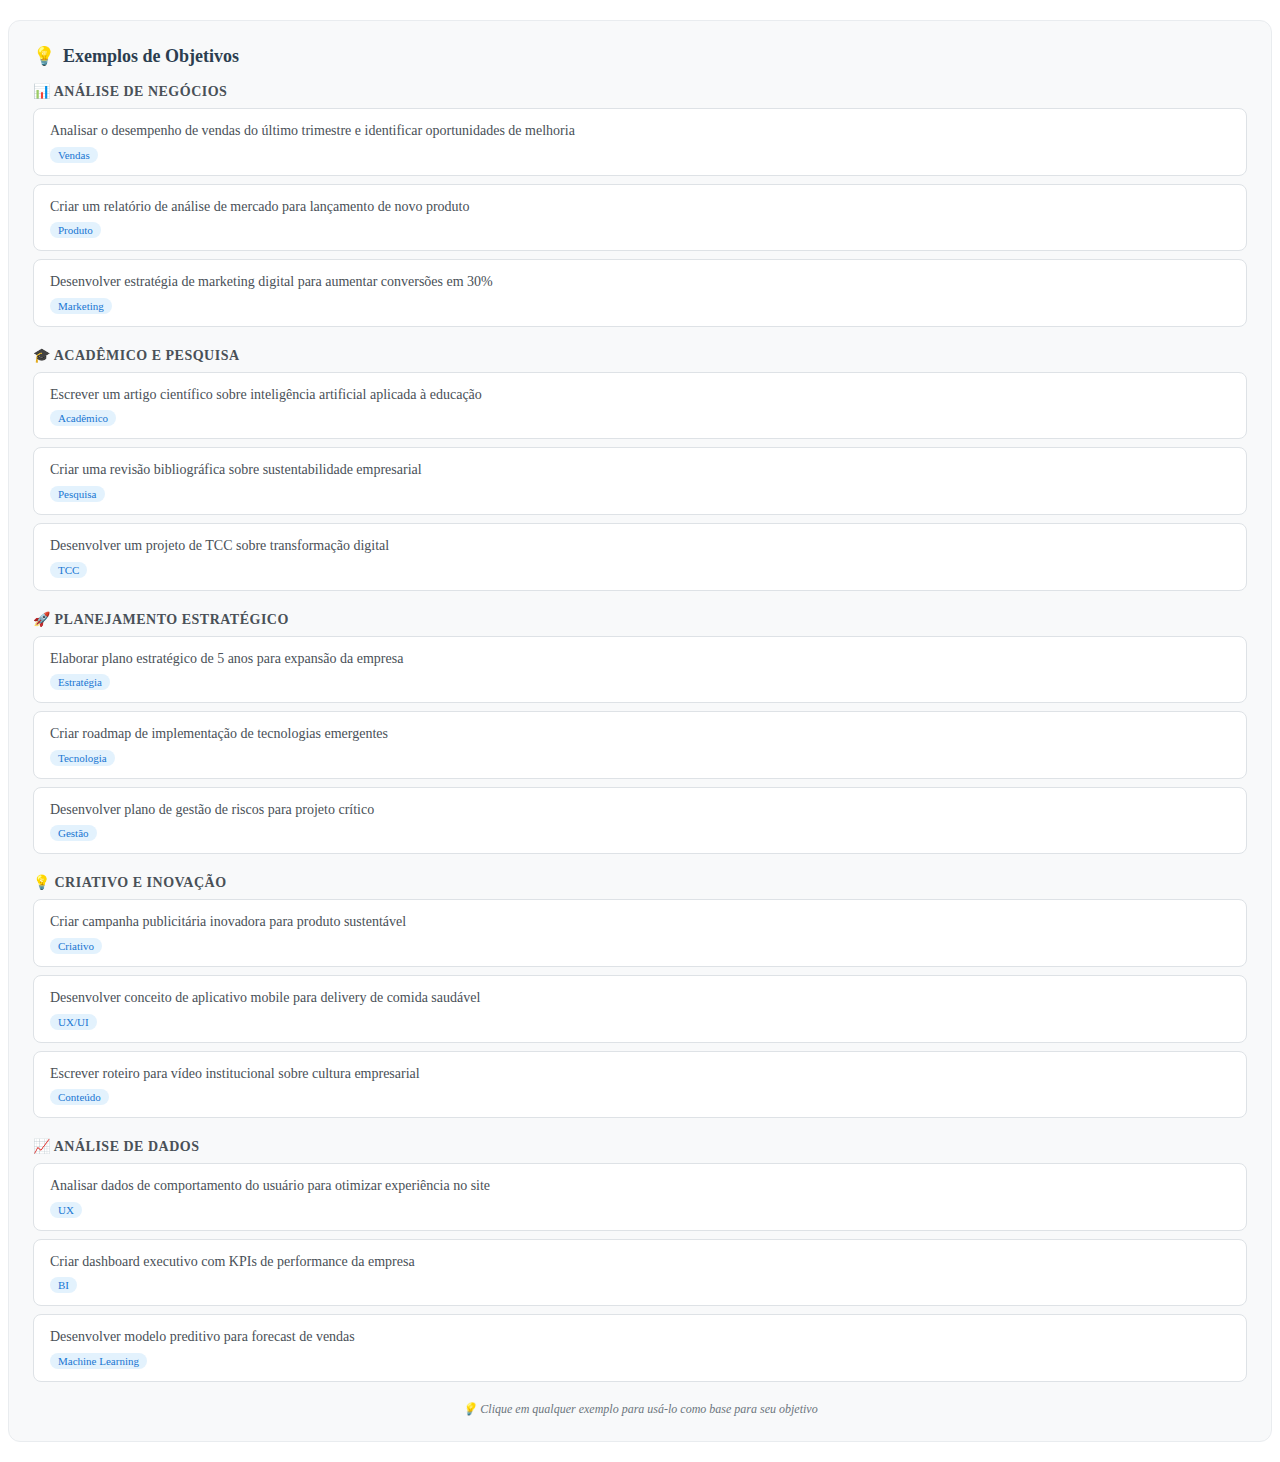
<file: templates/exemplos_objetivos_ui.html>
<!DOCTYPE html>
<html lang="pt-BR">
<head>
    <meta charset="UTF-8">
    <meta name="viewport" content="width=device-width, initial-scale=1.0">
    <title>Exemplos de Objetivos - Mangaba.AI</title>
    <style>
        .examples-container {
            background: #f8f9fa;
            border-radius: 12px;
            padding: 24px;
            margin: 20px 0;
            border: 1px solid #e9ecef;
        }
        .examples-title {
            font-size: 18px;
            font-weight: 600;
            color: #2c3e50;
            margin-bottom: 16px;
            display: flex;
            align-items: center;
        }
        .examples-title::before {
            content: "💡";
            margin-right: 8px;
        }
        .example-category {
            margin-bottom: 20px;
        }
        .category-title {
            font-size: 14px;
            font-weight: 600;
            color: #495057;
            margin-bottom: 8px;
            text-transform: uppercase;
            letter-spacing: 0.5px;
        }
        .example-item {
            background: white;
            border: 1px solid #dee2e6;
            border-radius: 8px;
            padding: 12px 16px;
            margin-bottom: 8px;
            cursor: pointer;
            transition: all 0.2s ease;
            position: relative;
        }
        .example-item:hover {
            border-color: #007bff;
            box-shadow: 0 2px 8px rgba(0, 123, 255, 0.1);
            transform: translateY(-1px);
        }
        .example-text {
            font-size: 14px;
            color: #495057;
            line-height: 1.4;
        }
        .example-tag {
            display: inline-block;
            background: #e3f2fd;
            color: #1976d2;
            font-size: 11px;
            padding: 2px 8px;
            border-radius: 12px;
            margin-top: 6px;
            font-weight: 500;
        }
        .click-hint {
            font-size: 12px;
            color: #6c757d;
            text-align: center;
            margin-top: 16px;
            font-style: italic;
        }
    </style>
</head>
<body>
    <div class="examples-container">
        <div class="examples-title">
            Exemplos de Objetivos
        </div>
        
        <div class="example-category">
            <div class="category-title">📊 Análise de Negócios</div>
            <div class="example-item" onclick="selectExample(this)">
                <div class="example-text">Analisar o desempenho de vendas do último trimestre e identificar oportunidades de melhoria</div>
                <span class="example-tag">Vendas</span>
            </div>
            <div class="example-item" onclick="selectExample(this)">
                <div class="example-text">Criar um relatório de análise de mercado para lançamento de novo produto</div>
                <span class="example-tag">Produto</span>
            </div>
            <div class="example-item" onclick="selectExample(this)">
                <div class="example-text">Desenvolver estratégia de marketing digital para aumentar conversões em 30%</div>
                <span class="example-tag">Marketing</span>
            </div>
        </div>

        <div class="example-category">
            <div class="category-title">🎓 Acadêmico e Pesquisa</div>
            <div class="example-item" onclick="selectExample(this)">
                <div class="example-text">Escrever um artigo científico sobre inteligência artificial aplicada à educação</div>
                <span class="example-tag">Acadêmico</span>
            </div>
            <div class="example-item" onclick="selectExample(this)">
                <div class="example-text">Criar uma revisão bibliográfica sobre sustentabilidade empresarial</div>
                <span class="example-tag">Pesquisa</span>
            </div>
            <div class="example-item" onclick="selectExample(this)">
                <div class="example-text">Desenvolver um projeto de TCC sobre transformação digital</div>
                <span class="example-tag">TCC</span>
            </div>
        </div>

        <div class="example-category">
            <div class="category-title">🚀 Planejamento Estratégico</div>
            <div class="example-item" onclick="selectExample(this)">
                <div class="example-text">Elaborar plano estratégico de 5 anos para expansão da empresa</div>
                <span class="example-tag">Estratégia</span>
            </div>
            <div class="example-item" onclick="selectExample(this)">
                <div class="example-text">Criar roadmap de implementação de tecnologias emergentes</div>
                <span class="example-tag">Tecnologia</span>
            </div>
            <div class="example-item" onclick="selectExample(this)">
                <div class="example-text">Desenvolver plano de gestão de riscos para projeto crítico</div>
                <span class="example-tag">Gestão</span>
            </div>
        </div>

        <div class="example-category">
            <div class="category-title">💡 Criativo e Inovação</div>
            <div class="example-item" onclick="selectExample(this)">
                <div class="example-text">Criar campanha publicitária inovadora para produto sustentável</div>
                <span class="example-tag">Criativo</span>
            </div>
            <div class="example-item" onclick="selectExample(this)">
                <div class="example-text">Desenvolver conceito de aplicativo mobile para delivery de comida saudável</div>
                <span class="example-tag">UX/UI</span>
            </div>
            <div class="example-item" onclick="selectExample(this)">
                <div class="example-text">Escrever roteiro para vídeo institucional sobre cultura empresarial</div>
                <span class="example-tag">Conteúdo</span>
            </div>
        </div>

        <div class="example-category">
            <div class="category-title">📈 Análise de Dados</div>
            <div class="example-item" onclick="selectExample(this)">
                <div class="example-text">Analisar dados de comportamento do usuário para otimizar experiência no site</div>
                <span class="example-tag">UX</span>
            </div>
            <div class="example-item" onclick="selectExample(this)">
                <div class="example-text">Criar dashboard executivo com KPIs de performance da empresa</div>
                <span class="example-tag">BI</span>
            </div>
            <div class="example-item" onclick="selectExample(this)">
                <div class="example-text">Desenvolver modelo preditivo para forecast de vendas</div>
                <span class="example-tag">Machine Learning</span>
            </div>
        </div>

        <div class="click-hint">
            💡 Clique em qualquer exemplo para usá-lo como base para seu objetivo
        </div>
    </div>

    <script>
        function selectExample(element) {
            const exampleText = element.querySelector('.example-text').textContent;
            
            // Encontrar o campo de input de objetivo na página
            const objectiveInput = document.querySelector('#objective') || 
                                 document.querySelector('[name="objective"]') || 
                                 document.querySelector('textarea') ||
                                 document.querySelector('input[type="text"]');
            
            if (objectiveInput) {
                objectiveInput.value = exampleText;
                objectiveInput.focus();
                
                // Trigger change event para frameworks como React/Vue
                const event = new Event('input', { bubbles: true });
                objectiveInput.dispatchEvent(event);
                
                // Feedback visual
                element.style.background = '#e8f5e8';
                element.style.borderColor = '#28a745';
                
                setTimeout(() => {
                    element.style.background = 'white';
                    element.style.borderColor = '#dee2e6';
                }, 1000);
                
                // Scroll para o campo de input
                objectiveInput.scrollIntoView({ behavior: 'smooth', block: 'center' });
            } else {
                // Fallback: copiar para clipboard
                navigator.clipboard.writeText(exampleText).then(() => {
                    alert('Exemplo copiado para a área de transferência!');
                });
            }
        }
        
        // Adicionar animação de entrada
        document.addEventListener('DOMContentLoaded', function() {
            const examples = document.querySelectorAll('.example-item');
            examples.forEach((example, index) => {
                example.style.opacity = '0';
                example.style.transform = 'translateY(20px)';
                
                setTimeout(() => {
                    example.style.transition = 'all 0.3s ease';
                    example.style.opacity = '1';
                    example.style.transform = 'translateY(0)';
                }, index * 50);
            });
        });
    </script>
</body>
</html>
</file>
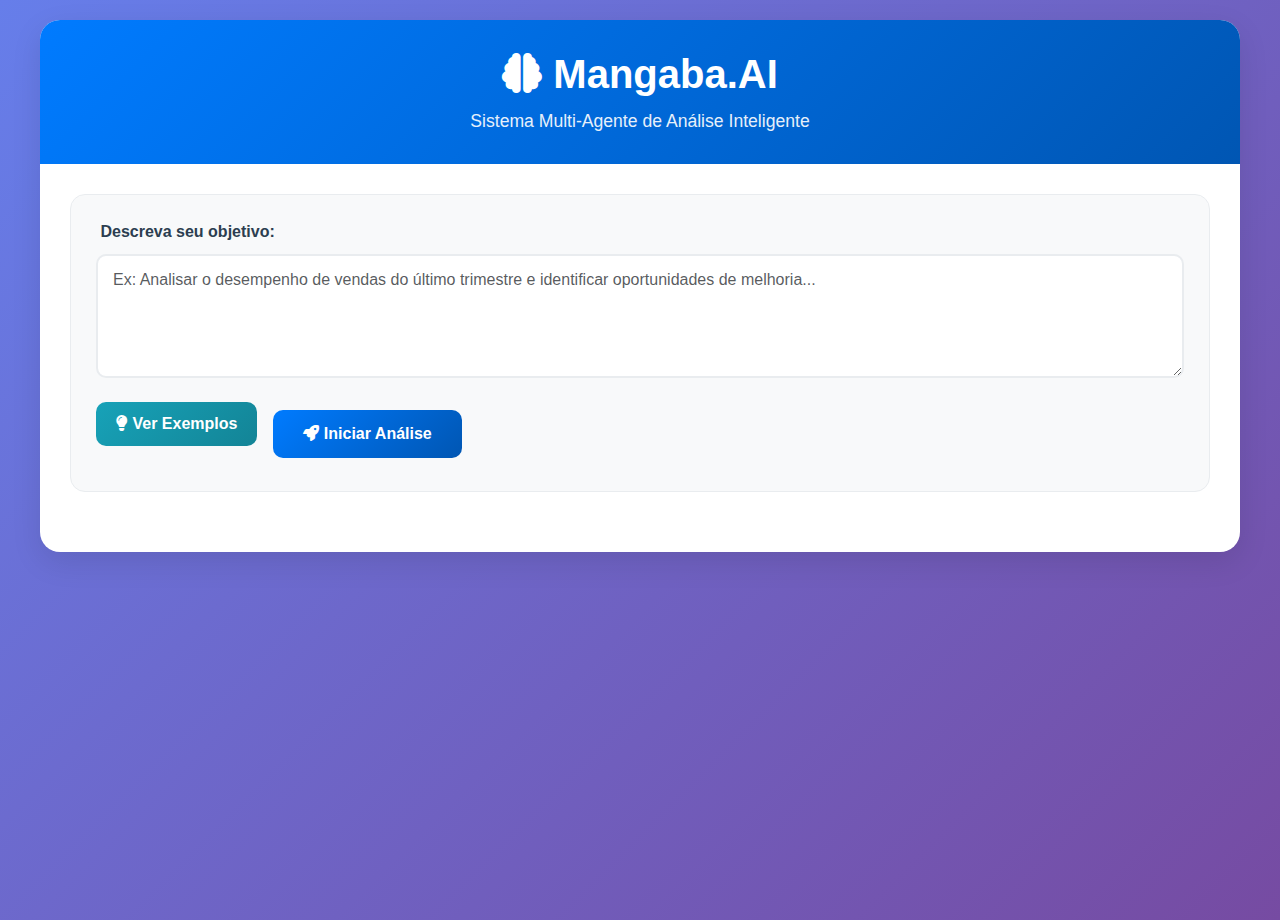
<file: templates/objetivos_com_exemplos.html>
<!DOCTYPE html>
<html lang="pt-BR">
<head>
    <meta charset="UTF-8">
    <meta name="viewport" content="width=device-width, initial-scale=1.0">
    <title>Mangaba.AI - Análise Multi-Agente</title>
    <link href="https://cdn.jsdelivr.net/npm/bootstrap@5.1.3/dist/css/bootstrap.min.css" rel="stylesheet">
    <link href="https://cdnjs.cloudflare.com/ajax/libs/font-awesome/6.0.0/css/all.min.css" rel="stylesheet">
    <style>
        :root {
            --primary-color: #007bff;
            --secondary-color: #6c757d;
            --success-color: #28a745;
            --warning-color: #ffc107;
            --danger-color: #dc3545;
            --light-bg: #f8f9fa;
            --dark-text: #2c3e50;
        }

        body {
            background: linear-gradient(135deg, #667eea 0%, #764ba2 100%);
            min-height: 100vh;
            font-family: 'Segoe UI', Tahoma, Geneva, Verdana, sans-serif;
        }

        .main-container {
            background: white;
            border-radius: 20px;
            box-shadow: 0 10px 30px rgba(0, 0, 0, 0.1);
            margin: 20px auto;
            max-width: 1200px;
            overflow: hidden;
        }

        .header {
            background: linear-gradient(135deg, var(--primary-color) 0%, #0056b3 100%);
            color: white;
            padding: 30px;
            text-align: center;
        }

        .header h1 {
            margin: 0;
            font-size: 2.5rem;
            font-weight: 700;
        }

        .header p {
            margin: 10px 0 0 0;
            opacity: 0.9;
            font-size: 1.1rem;
        }

        .content-area {
            padding: 30px;
        }

        .objective-form {
            background: var(--light-bg);
            border-radius: 15px;
            padding: 25px;
            margin-bottom: 30px;
            border: 1px solid #e9ecef;
        }

        .form-label {
            font-weight: 600;
            color: var(--dark-text);
            margin-bottom: 10px;
        }

        .form-control {
            border-radius: 10px;
            border: 2px solid #e9ecef;
            padding: 12px 15px;
            font-size: 16px;
            transition: all 0.3s ease;
        }

        .form-control:focus {
            border-color: var(--primary-color);
            box-shadow: 0 0 0 0.2rem rgba(0, 123, 255, 0.25);
        }

        .btn-primary {
            background: linear-gradient(135deg, var(--primary-color) 0%, #0056b3 100%);
            border: none;
            border-radius: 10px;
            padding: 12px 30px;
            font-weight: 600;
            font-size: 16px;
            transition: all 0.3s ease;
        }

        .btn-primary:hover {
            transform: translateY(-2px);
            box-shadow: 0 5px 15px rgba(0, 123, 255, 0.3);
        }

        .examples-toggle {
            background: linear-gradient(135deg, #17a2b8 0%, #138496 100%);
            border: none;
            border-radius: 10px;
            color: white;
            padding: 10px 20px;
            margin-bottom: 20px;
            font-weight: 600;
            transition: all 0.3s ease;
        }

        .examples-toggle:hover {
            transform: translateY(-1px);
            box-shadow: 0 3px 10px rgba(23, 162, 184, 0.3);
        }

        .examples-container {
            background: linear-gradient(135deg, #f8f9fa 0%, #e9ecef 100%);
            border-radius: 16px;
            padding: 24px;
            margin: 20px 0;
            border: 1px solid #dee2e6;
            box-shadow: 0 4px 12px rgba(0, 0, 0, 0.05);
            transition: all 0.3s ease;
            display: none;
        }

        .examples-container.show {
            display: block;
            animation: slideDown 0.3s ease;
        }

        @keyframes slideDown {
            from {
                opacity: 0;
                transform: translateY(-20px);
            }
            to {
                opacity: 1;
                transform: translateY(0);
            }
        }

        .examples-header {
            text-align: center;
            margin-bottom: 24px;
            padding-bottom: 16px;
            border-bottom: 2px solid #e9ecef;
        }

        .examples-title {
            font-size: 20px;
            font-weight: 700;
            color: var(--dark-text);
            margin: 0 0 8px 0;
        }

        .examples-subtitle {
            font-size: 14px;
            color: var(--secondary-color);
            margin: 0;
            font-style: italic;
        }

        .category-grid {
            display: grid;
            grid-template-columns: repeat(auto-fit, minmax(300px, 1fr));
            gap: 20px;
            margin-bottom: 20px;
        }

        .category-card {
            background: white;
            border-radius: 12px;
            padding: 20px;
            border: 1px solid #e9ecef;
            transition: all 0.3s ease;
        }

        .category-card:hover {
            border-color: var(--primary-color);
            box-shadow: 0 4px 15px rgba(0, 123, 255, 0.1);
            transform: translateY(-2px);
        }

        .category-title {
            font-size: 16px;
            font-weight: 600;
            color: var(--dark-text);
            margin-bottom: 15px;
            display: flex;
            align-items: center;
            gap: 8px;
        }

        .example-item {
            background: #f8f9fa;
            border: 1px solid #e9ecef;
            border-radius: 8px;
            padding: 12px;
            margin-bottom: 10px;
            cursor: pointer;
            transition: all 0.2s ease;
        }

        .example-item:hover {
            border-color: var(--primary-color);
            background: #e3f2fd;
            transform: translateX(5px);
        }

        .example-text {
            font-size: 14px;
            color: #495057;
            line-height: 1.4;
            margin-bottom: 6px;
        }

        .example-tag {
            display: inline-block;
            background: #e3f2fd;
            color: #1976d2;
            font-size: 11px;
            padding: 3px 8px;
            border-radius: 12px;
            font-weight: 600;
        }

        .loading {
            display: none;
            text-align: center;
            padding: 20px;
        }

        .spinner-border {
            color: var(--primary-color);
        }

        @media (max-width: 768px) {
            .main-container {
                margin: 10px;
                border-radius: 15px;
            }
            
            .header {
                padding: 20px;
            }
            
            .header h1 {
                font-size: 2rem;
            }
            
            .content-area {
                padding: 20px;
            }
            
            .category-grid {
                grid-template-columns: 1fr;
            }
        }
    </style>
</head>
<body>
    <div class="container-fluid">
        <div class="main-container">
            <div class="header">
                <h1><i class="fas fa-brain"></i> Mangaba.AI</h1>
                <p>Sistema Multi-Agente de Análise Inteligente</p>
            </div>
            
            <div class="content-area">
                <form id="objectiveForm" class="objective-form">
                    <div class="mb-4">
                        <label for="objective" class="form-label">
                            <i class="fas fa-target"></i> Descreva seu objetivo:
                        </label>
                        <textarea 
                            class="form-control" 
                            id="objective" 
                            name="objective" 
                            rows="4" 
                            placeholder="Ex: Analisar o desempenho de vendas do último trimestre e identificar oportunidades de melhoria..."
                            required
                        ></textarea>
                    </div>
                    
                    <div class="d-flex gap-3 align-items-center">
                        <button type="button" class="examples-toggle" onclick="toggleExamples()">
                            <i class="fas fa-lightbulb"></i> Ver Exemplos
                        </button>
                        <button type="submit" class="btn btn-primary">
                            <i class="fas fa-rocket"></i> Iniciar Análise
                        </button>
                    </div>
                </form>

                <div id="examplesContainer" class="examples-container">
                    <div class="examples-header">
                        <h3 class="examples-title">
                            💡 Exemplos de Objetivos
                        </h3>
                        <p class="examples-subtitle">
                            Clique em qualquer exemplo para usá-lo como base
                        </p>
                    </div>

                    <div class="category-grid">
                        <div class="category-card">
                            <div class="category-title">
                                📊 Análise de Negócios
                            </div>
                            <div class="example-item" onclick="selectExample(this)">
                                <div class="example-text">Analisar o desempenho de vendas do último trimestre e identificar oportunidades de melhoria</div>
                                <span class="example-tag">Vendas</span>
                            </div>
                            <div class="example-item" onclick="selectExample(this)">
                                <div class="example-text">Criar um relatório de análise de mercado para lançamento de novo produto</div>
                                <span class="example-tag">Produto</span>
                            </div>
                            <div class="example-item" onclick="selectExample(this)">
                                <div class="example-text">Desenvolver estratégia de marketing digital para aumentar conversões em 30%</div>
                                <span class="example-tag">Marketing</span>
                            </div>
                        </div>

                        <div class="category-card">
                            <div class="category-title">
                                🎓 Acadêmico e Pesquisa
                            </div>
                            <div class="example-item" onclick="selectExample(this)">
                                <div class="example-text">Escrever um artigo científico sobre inteligência artificial aplicada à educação</div>
                                <span class="example-tag">Acadêmico</span>
                            </div>
                            <div class="example-item" onclick="selectExample(this)">
                                <div class="example-text">Criar uma revisão bibliográfica sobre sustentabilidade empresarial</div>
                                <span class="example-tag">Pesquisa</span>
                            </div>
                            <div class="example-item" onclick="selectExample(this)">
                                <div class="example-text">Desenvolver um projeto de TCC sobre transformação digital</div>
                                <span class="example-tag">TCC</span>
                            </div>
                        </div>

                        <div class="category-card">
                            <div class="category-title">
                                🚀 Planejamento Estratégico
                            </div>
                            <div class="example-item" onclick="selectExample(this)">
                                <div class="example-text">Elaborar plano estratégico de 5 anos para expansão da empresa</div>
                                <span class="example-tag">Estratégia</span>
                            </div>
                            <div class="example-item" onclick="selectExample(this)">
                                <div class="example-text">Criar roadmap de implementação de tecnologias emergentes</div>
                                <span class="example-tag">Tecnologia</span>
                            </div>
                            <div class="example-item" onclick="selectExample(this)">
                                <div class="example-text">Desenvolver plano de gestão de riscos para projeto crítico</div>
                                <span class="example-tag">Gestão</span>
                            </div>
                        </div>

                        <div class="category-card">
                            <div class="category-title">
                                💡 Criativo e Inovação
                            </div>
                            <div class="example-item" onclick="selectExample(this)">
                                <div class="example-text">Criar campanha publicitária inovadora para produto sustentável</div>
                                <span class="example-tag">Criativo</span>
                            </div>
                            <div class="example-item" onclick="selectExample(this)">
                                <div class="example-text">Desenvolver conceito de aplicativo mobile para delivery de comida saudável</div>
                                <span class="example-tag">UX/UI</span>
                            </div>
                            <div class="example-item" onclick="selectExample(this)">
                                <div class="example-text">Escrever roteiro para vídeo institucional sobre cultura empresarial</div>
                                <span class="example-tag">Conteúdo</span>
                            </div>
                        </div>

                        <div class="category-card">
                            <div class="category-title">
                                📈 Análise de Dados
                            </div>
                            <div class="example-item" onclick="selectExample(this)">
                                <div class="example-text">Analisar dados de comportamento do usuário para otimizar experiência no site</div>
                                <span class="example-tag">UX</span>
                            </div>
                            <div class="example-item" onclick="selectExample(this)">
                                <div class="example-text">Criar dashboard executivo com KPIs de performance da empresa</div>
                                <span class="example-tag">BI</span>
                            </div>
                            <div class="example-item" onclick="selectExample(this)">
                                <div class="example-text">Desenvolver modelo preditivo para forecast de vendas</div>
                                <span class="example-tag">ML</span>
                            </div>
                        </div>

                        <div class="category-card">
                            <div class="category-title">
                                ⚙️ Operacional e Processos
                            </div>
                            <div class="example-item" onclick="selectExample(this)">
                                <div class="example-text">Otimizar processo de onboarding de novos funcionários</div>
                                <span class="example-tag">RH</span>
                            </div>
                            <div class="example-item" onclick="selectExample(this)">
                                <div class="example-text">Implementar metodologia ágil na equipe de desenvolvimento</div>
                                <span class="example-tag">Agile</span>
                            </div>
                            <div class="example-item" onclick="selectExample(this)">
                                <div class="example-text">Criar manual de procedimentos para atendimento ao cliente</div>
                                <span class="example-tag">Processos</span>
                            </div>
                        </div>
                    </div>

                    <div class="alert alert-info">
                        <h6><i class="fas fa-info-circle"></i> Dicas para um objetivo eficaz:</h6>
                        <ul class="mb-0">
                            <li>Seja específico sobre o que você quer alcançar</li>
                            <li>Inclua contexto relevante (setor, público-alvo, prazo)</li>
                            <li>Mencione o formato desejado (relatório, apresentação, etc.)</li>
                            <li>Defina métricas de sucesso quando aplicável</li>
                        </ul>
                    </div>
                </div>

                <div id="loading" class="loading">
                    <div class="spinner-border" role="status">
                        <span class="visually-hidden">Carregando...</span>
                    </div>
                    <p class="mt-3">Processando sua solicitação...</p>
                </div>

                <div id="results" class="mt-4"></div>
            </div>
        </div>
    </div>

    <script src="https://cdn.jsdelivr.net/npm/bootstrap@5.1.3/dist/js/bootstrap.bundle.min.js"></script>
    <script>
        function toggleExamples() {
            const container = document.getElementById('examplesContainer');
            const button = document.querySelector('.examples-toggle');
            
            if (container.classList.contains('show')) {
                container.classList.remove('show');
                button.innerHTML = '<i class="fas fa-lightbulb"></i> Ver Exemplos';
            } else {
                container.classList.add('show');
                button.innerHTML = '<i class="fas fa-eye-slash"></i> Ocultar Exemplos';
            }
        }

        function selectExample(element) {
            const exampleText = element.querySelector('.example-text').textContent;
            const objectiveInput = document.getElementById('objective');
            
            objectiveInput.value = exampleText;
            objectiveInput.focus();
            
            // Feedback visual
            element.style.background = '#e8f5e8';
            element.style.borderColor = '#28a745';
            element.style.transform = 'scale(1.02)';
            
            setTimeout(() => {
                element.style.background = '#f8f9fa';
                element.style.borderColor = '#e9ecef';
                element.style.transform = 'scale(1)';
            }, 1000);
            
            // Scroll para o campo de input
            objectiveInput.scrollIntoView({ behavior: 'smooth', block: 'center' });
            
            // Auto-hide examples após seleção
            setTimeout(() => {
                const container = document.getElementById('examplesContainer');
                const button = document.querySelector('.examples-toggle');
                container.classList.remove('show');
                button.innerHTML = '<i class="fas fa-lightbulb"></i> Ver Exemplos';
            }, 1500);
        }

        document.getElementById('objectiveForm').addEventListener('submit', function(e) {
            e.preventDefault();
            
            const objective = document.getElementById('objective').value;
            if (!objective.trim()) {
                alert('Por favor, descreva seu objetivo.');
                return;
            }
            
            // Mostrar loading
            document.getElementById('loading').style.display = 'block';
            document.getElementById('results').innerHTML = '';
            
            // Simular envio para o backend
            fetch('/analyze', {
                method: 'POST',
                headers: {
                    'Content-Type': 'application/json',
                },
                body: JSON.stringify({ objective: objective })
            })
            .then(response => response.json())
            .then(data => {
                document.getElementById('loading').style.display = 'none';
                document.getElementById('results').innerHTML = data.result || 'Análise concluída!';
            })
            .catch(error => {
                document.getElementById('loading').style.display = 'none';
                console.error('Erro:', error);
                alert('Erro ao processar a solicitação. Tente novamente.');
            });
        });
    </script>
</body>
</html>
</file>
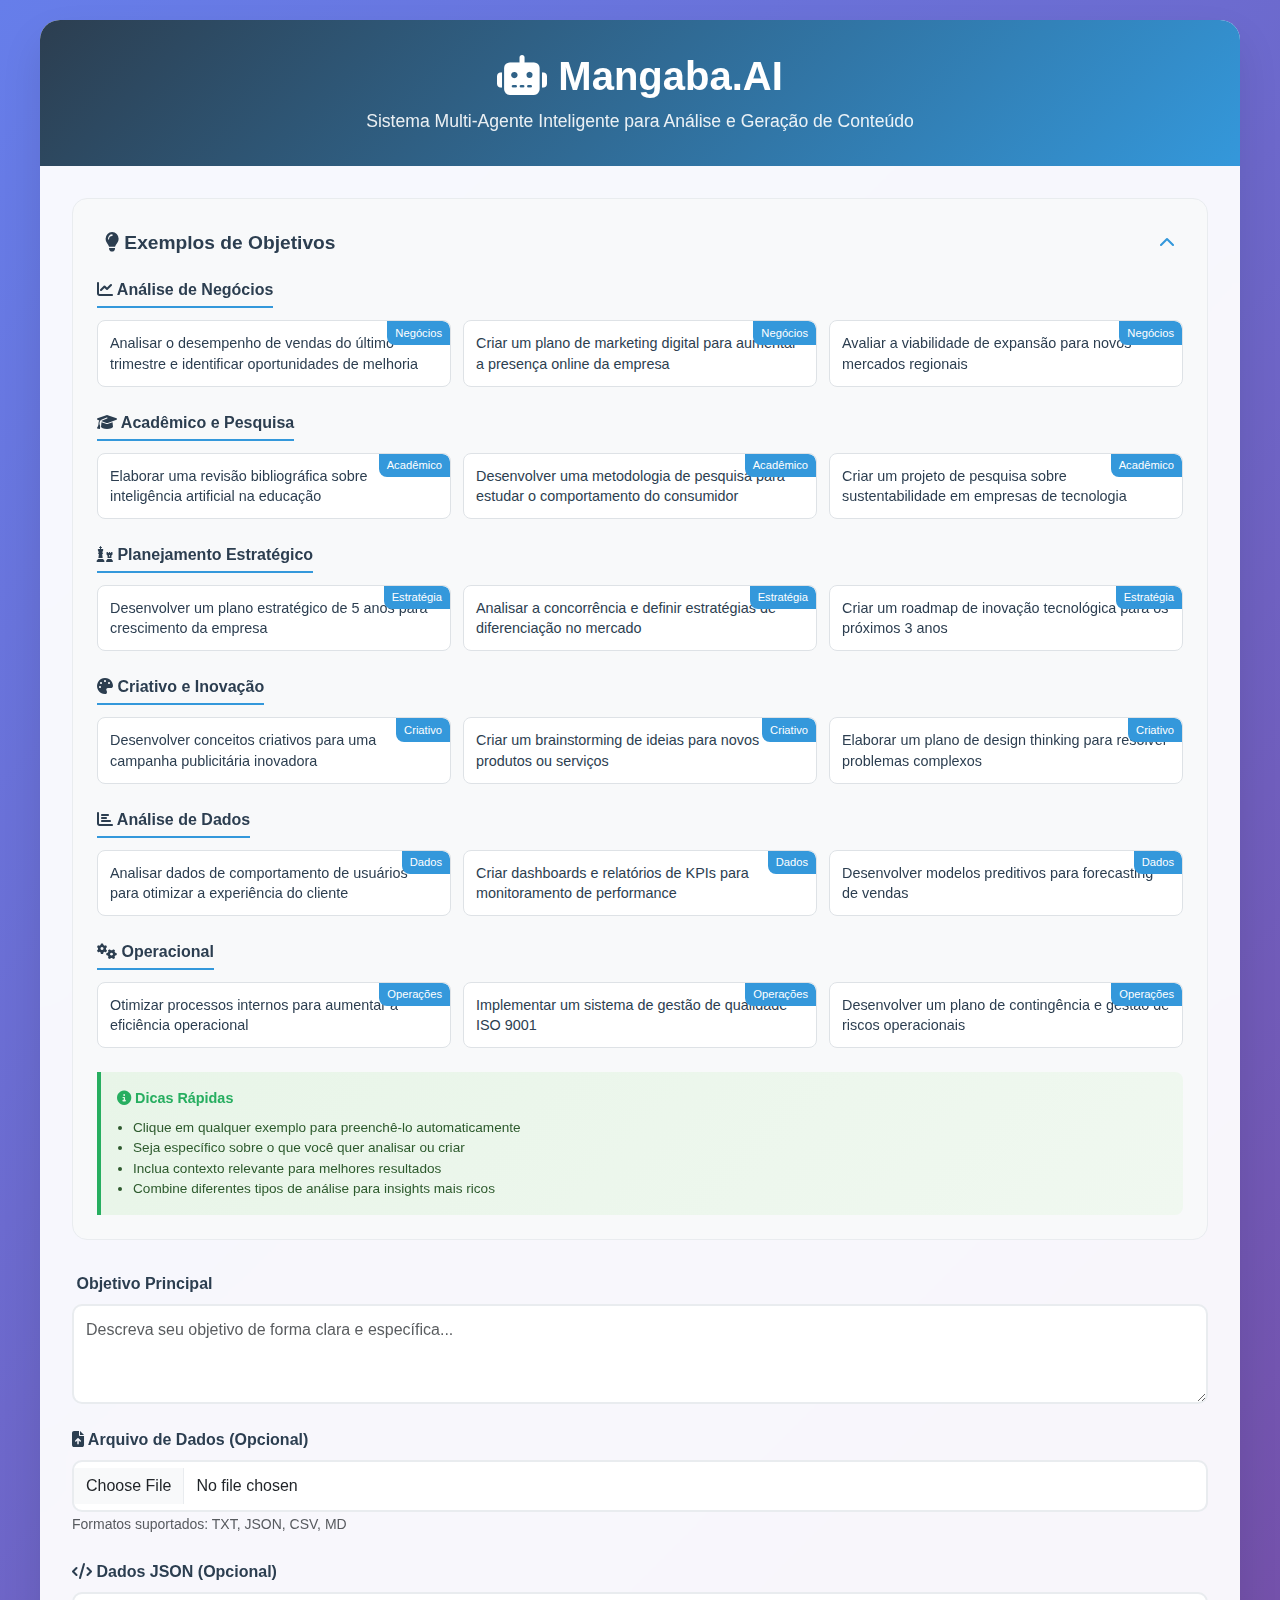
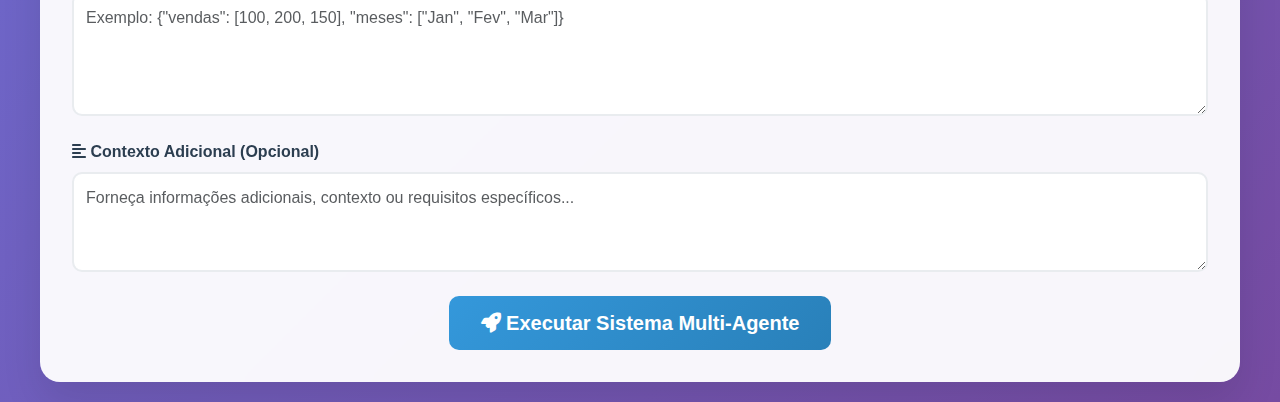
<file: src/templates/app.html>
<!DOCTYPE html>
<html lang="pt-BR">
<head>
    <meta charset="UTF-8">
    <meta name="viewport" content="width=device-width, initial-scale=1.0">
    <title>Mangaba.AI - Sistema Multi-Agente</title>
    <link href="https://cdn.jsdelivr.net/npm/bootstrap@5.3.0/dist/css/bootstrap.min.css" rel="stylesheet">
    <link href="https://cdnjs.cloudflare.com/ajax/libs/font-awesome/6.4.0/css/all.min.css" rel="stylesheet">
    <style>
        :root {
            --primary-color: #2c3e50;
            --secondary-color: #3498db;
            --accent-color: #e74c3c;
            --success-color: #27ae60;
            --warning-color: #f39c12;
            --light-bg: #ecf0f1;
            --dark-text: #2c3e50;
        }

        body {
            background: linear-gradient(135deg, #667eea 0%, #764ba2 100%);
            min-height: 100vh;
            font-family: 'Segoe UI', Tahoma, Geneva, Verdana, sans-serif;
        }

        .main-container {
            background: rgba(255, 255, 255, 0.95);
            border-radius: 20px;
            box-shadow: 0 20px 40px rgba(0, 0, 0, 0.1);
            backdrop-filter: blur(10px);
            margin: 20px auto;
            max-width: 1200px;
        }

        .header {
            background: linear-gradient(135deg, var(--primary-color), var(--secondary-color));
            color: white;
            padding: 2rem;
            border-radius: 20px 20px 0 0;
            text-align: center;
        }

        .header h1 {
            margin: 0;
            font-size: 2.5rem;
            font-weight: 700;
        }

        .header p {
            margin: 0.5rem 0 0 0;
            opacity: 0.9;
            font-size: 1.1rem;
        }

        .content-section {
            padding: 2rem;
        }

        .form-group {
            margin-bottom: 1.5rem;
        }

        .form-label {
            font-weight: 600;
            color: var(--dark-text);
            margin-bottom: 0.5rem;
        }

        .form-control {
            border: 2px solid #e9ecef;
            border-radius: 10px;
            padding: 0.75rem;
            transition: all 0.3s ease;
        }

        .form-control:focus {
            border-color: var(--secondary-color);
            box-shadow: 0 0 0 0.2rem rgba(52, 152, 219, 0.25);
        }

        .btn-primary {
            background: linear-gradient(135deg, var(--secondary-color), #2980b9);
            border: none;
            border-radius: 10px;
            padding: 0.75rem 2rem;
            font-weight: 600;
            transition: all 0.3s ease;
        }

        .btn-primary:hover {
            transform: translateY(-2px);
            box-shadow: 0 10px 20px rgba(52, 152, 219, 0.3);
        }

        /* Estilos para Exemplos de Objetivos */
        .exemplos-container {
            background: #f8f9fa;
            border-radius: 15px;
            padding: 1.5rem;
            margin-bottom: 2rem;
            border: 1px solid #e9ecef;
        }

        .exemplos-header {
            display: flex;
            justify-content: space-between;
            align-items: center;
            margin-bottom: 1rem;
            cursor: pointer;
            padding: 0.5rem;
            border-radius: 8px;
            transition: background-color 0.3s ease;
        }

        .exemplos-header:hover {
            background-color: rgba(52, 152, 219, 0.1);
        }

        .exemplos-title {
            color: var(--primary-color);
            font-size: 1.2rem;
            font-weight: 600;
            margin: 0;
        }

        .toggle-icon {
            color: var(--secondary-color);
            transition: transform 0.3s ease;
        }

        .toggle-icon.rotated {
            transform: rotate(180deg);
        }

        .exemplos-content {
            display: none;
            animation: slideDown 0.3s ease;
        }

        .exemplos-content.show {
            display: block;
        }

        @keyframes slideDown {
            from {
                opacity: 0;
                transform: translateY(-10px);
            }
            to {
                opacity: 1;
                transform: translateY(0);
            }
        }

        .categoria {
            margin-bottom: 1.5rem;
        }

        .categoria-titulo {
            color: var(--primary-color);
            font-size: 1rem;
            font-weight: 600;
            margin-bottom: 0.75rem;
            padding-bottom: 0.25rem;
            border-bottom: 2px solid var(--secondary-color);
            display: inline-block;
        }

        .exemplos-grid {
            display: grid;
            grid-template-columns: repeat(auto-fit, minmax(280px, 1fr));
            gap: 0.75rem;
        }

        .exemplo-item {
            background: white;
            border: 1px solid #dee2e6;
            border-radius: 8px;
            padding: 0.75rem;
            cursor: pointer;
            transition: all 0.3s ease;
            position: relative;
            overflow: hidden;
        }

        .exemplo-item:hover {
            border-color: var(--secondary-color);
            transform: translateY(-2px);
            box-shadow: 0 4px 12px rgba(52, 152, 219, 0.15);
        }

        .exemplo-item:active {
            transform: translateY(0);
        }

        .exemplo-texto {
            font-size: 0.9rem;
            color: var(--dark-text);
            line-height: 1.4;
            margin: 0;
        }

        .exemplo-categoria {
            position: absolute;
            top: 0;
            right: 0;
            background: var(--secondary-color);
            color: white;
            font-size: 0.7rem;
            padding: 0.2rem 0.5rem;
            border-radius: 0 8px 0 8px;
        }

        .dicas-rapidas {
            background: linear-gradient(135deg, #e8f5e8, #f0f8f0);
            border-left: 4px solid var(--success-color);
            padding: 1rem;
            border-radius: 0 8px 8px 0;
            margin-top: 1rem;
        }

        .dicas-titulo {
            color: var(--success-color);
            font-size: 0.9rem;
            font-weight: 600;
            margin-bottom: 0.5rem;
        }

        .dicas-lista {
            font-size: 0.85rem;
            color: #2d5a2d;
            margin: 0;
            padding-left: 1rem;
        }

        .resultado-container {
            margin-top: 2rem;
            padding: 1.5rem;
            background: #f8f9fa;
            border-radius: 15px;
            border: 1px solid #e9ecef;
            display: none;
        }

        .loading {
            text-align: center;
            padding: 2rem;
        }

        .spinner {
            border: 4px solid #f3f3f3;
            border-top: 4px solid var(--secondary-color);
            border-radius: 50%;
            width: 40px;
            height: 40px;
            animation: spin 1s linear infinite;
            margin: 0 auto 1rem;
        }

        @keyframes spin {
            0% { transform: rotate(0deg); }
            100% { transform: rotate(360deg); }
        }

        @media (max-width: 768px) {
            .main-container {
                margin: 10px;
                border-radius: 15px;
            }

            .header {
                padding: 1.5rem;
                border-radius: 15px 15px 0 0;
            }

            .header h1 {
                font-size: 2rem;
            }

            .content-section {
                padding: 1.5rem;
            }

            .exemplos-grid {
                grid-template-columns: 1fr;
            }
        }
    </style>
</head>
<body>
    <div class="container-fluid">
        <div class="main-container">
            <div class="header">
                <h1><i class="fas fa-robot"></i> Mangaba.AI</h1>
                <p>Sistema Multi-Agente Inteligente para Análise e Geração de Conteúdo</p>
            </div>

            <div class="content-section">
                <!-- Seção de Exemplos de Objetivos -->
                <div class="exemplos-container">
                    <div class="exemplos-header" onclick="toggleExemplos()">
                        <h3 class="exemplos-title">
                            <i class="fas fa-lightbulb"></i> Exemplos de Objetivos
                        </h3>
                        <i class="fas fa-chevron-down toggle-icon" id="toggleIcon"></i>
                    </div>
                    
                    <div class="exemplos-content" id="exemplosContent">
                        <!-- Análise de Negócios -->
                        <div class="categoria">
                            <div class="categoria-titulo">
                                <i class="fas fa-chart-line"></i> Análise de Negócios
                            </div>
                            <div class="exemplos-grid">
                                <div class="exemplo-item" onclick="selecionarExemplo(this)">
                                    <div class="exemplo-categoria">Negócios</div>
                                    <p class="exemplo-texto">Analisar o desempenho de vendas do último trimestre e identificar oportunidades de melhoria</p>
                                </div>
                                <div class="exemplo-item" onclick="selecionarExemplo(this)">
                                    <div class="exemplo-categoria">Negócios</div>
                                    <p class="exemplo-texto">Criar um plano de marketing digital para aumentar a presença online da empresa</p>
                                </div>
                                <div class="exemplo-item" onclick="selecionarExemplo(this)">
                                    <div class="exemplo-categoria">Negócios</div>
                                    <p class="exemplo-texto">Avaliar a viabilidade de expansão para novos mercados regionais</p>
                                </div>
                            </div>
                        </div>

                        <!-- Acadêmico e Pesquisa -->
                        <div class="categoria">
                            <div class="categoria-titulo">
                                <i class="fas fa-graduation-cap"></i> Acadêmico e Pesquisa
                            </div>
                            <div class="exemplos-grid">
                                <div class="exemplo-item" onclick="selecionarExemplo(this)">
                                    <div class="exemplo-categoria">Acadêmico</div>
                                    <p class="exemplo-texto">Elaborar uma revisão bibliográfica sobre inteligência artificial na educação</p>
                                </div>
                                <div class="exemplo-item" onclick="selecionarExemplo(this)">
                                    <div class="exemplo-categoria">Acadêmico</div>
                                    <p class="exemplo-texto">Desenvolver uma metodologia de pesquisa para estudar o comportamento do consumidor</p>
                                </div>
                                <div class="exemplo-item" onclick="selecionarExemplo(this)">
                                    <div class="exemplo-categoria">Acadêmico</div>
                                    <p class="exemplo-texto">Criar um projeto de pesquisa sobre sustentabilidade em empresas de tecnologia</p>
                                </div>
                            </div>
                        </div>

                        <!-- Planejamento Estratégico -->
                        <div class="categoria">
                            <div class="categoria-titulo">
                                <i class="fas fa-chess"></i> Planejamento Estratégico
                            </div>
                            <div class="exemplos-grid">
                                <div class="exemplo-item" onclick="selecionarExemplo(this)">
                                    <div class="exemplo-categoria">Estratégia</div>
                                    <p class="exemplo-texto">Desenvolver um plano estratégico de 5 anos para crescimento da empresa</p>
                                </div>
                                <div class="exemplo-item" onclick="selecionarExemplo(this)">
                                    <div class="exemplo-categoria">Estratégia</div>
                                    <p class="exemplo-texto">Analisar a concorrência e definir estratégias de diferenciação no mercado</p>
                                </div>
                                <div class="exemplo-item" onclick="selecionarExemplo(this)">
                                    <div class="exemplo-categoria">Estratégia</div>
                                    <p class="exemplo-texto">Criar um roadmap de inovação tecnológica para os próximos 3 anos</p>
                                </div>
                            </div>
                        </div>

                        <!-- Criativo e Inovação -->
                        <div class="categoria">
                            <div class="categoria-titulo">
                                <i class="fas fa-palette"></i> Criativo e Inovação
                            </div>
                            <div class="exemplos-grid">
                                <div class="exemplo-item" onclick="selecionarExemplo(this)">
                                    <div class="exemplo-categoria">Criativo</div>
                                    <p class="exemplo-texto">Desenvolver conceitos criativos para uma campanha publicitária inovadora</p>
                                </div>
                                <div class="exemplo-item" onclick="selecionarExemplo(this)">
                                    <div class="exemplo-categoria">Criativo</div>
                                    <p class="exemplo-texto">Criar um brainstorming de ideias para novos produtos ou serviços</p>
                                </div>
                                <div class="exemplo-item" onclick="selecionarExemplo(this)">
                                    <div class="exemplo-categoria">Criativo</div>
                                    <p class="exemplo-texto">Elaborar um plano de design thinking para resolver problemas complexos</p>
                                </div>
                            </div>
                        </div>

                        <!-- Análise de Dados -->
                        <div class="categoria">
                            <div class="categoria-titulo">
                                <i class="fas fa-chart-bar"></i> Análise de Dados
                            </div>
                            <div class="exemplos-grid">
                                <div class="exemplo-item" onclick="selecionarExemplo(this)">
                                    <div class="exemplo-categoria">Dados</div>
                                    <p class="exemplo-texto">Analisar dados de comportamento de usuários para otimizar a experiência do cliente</p>
                                </div>
                                <div class="exemplo-item" onclick="selecionarExemplo(this)">
                                    <div class="exemplo-categoria">Dados</div>
                                    <p class="exemplo-texto">Criar dashboards e relatórios de KPIs para monitoramento de performance</p>
                                </div>
                                <div class="exemplo-item" onclick="selecionarExemplo(this)">
                                    <div class="exemplo-categoria">Dados</div>
                                    <p class="exemplo-texto">Desenvolver modelos preditivos para forecasting de vendas</p>
                                </div>
                            </div>
                        </div>

                        <!-- Operacional -->
                        <div class="categoria">
                            <div class="categoria-titulo">
                                <i class="fas fa-cogs"></i> Operacional
                            </div>
                            <div class="exemplos-grid">
                                <div class="exemplo-item" onclick="selecionarExemplo(this)">
                                    <div class="exemplo-categoria">Operações</div>
                                    <p class="exemplo-texto">Otimizar processos internos para aumentar a eficiência operacional</p>
                                </div>
                                <div class="exemplo-item" onclick="selecionarExemplo(this)">
                                    <div class="exemplo-categoria">Operações</div>
                                    <p class="exemplo-texto">Implementar um sistema de gestão de qualidade ISO 9001</p>
                                </div>
                                <div class="exemplo-item" onclick="selecionarExemplo(this)">
                                    <div class="exemplo-categoria">Operações</div>
                                    <p class="exemplo-texto">Desenvolver um plano de contingência e gestão de riscos operacionais</p>
                                </div>
                            </div>
                        </div>

                        <div class="dicas-rapidas">
                            <div class="dicas-titulo">
                                <i class="fas fa-info-circle"></i> Dicas Rápidas
                            </div>
                            <ul class="dicas-lista">
                                <li>Clique em qualquer exemplo para preenchê-lo automaticamente</li>
                                <li>Seja específico sobre o que você quer analisar ou criar</li>
                                <li>Inclua contexto relevante para melhores resultados</li>
                                <li>Combine diferentes tipos de análise para insights mais ricos</li>
                            </ul>
                        </div>
                    </div>
                </div>

                <!-- Formulário Principal -->
                <form id="agentForm" enctype="multipart/form-data">
                    <div class="form-group">
                        <label for="goal" class="form-label">
                            <i class="fas fa-target"></i> Objetivo Principal
                        </label>
                        <textarea 
                            class="form-control" 
                            id="goal" 
                            name="goal" 
                            rows="3" 
                            placeholder="Descreva seu objetivo de forma clara e específica..."
                            required
                        ></textarea>
                    </div>

                    <div class="form-group">
                        <label for="dataSource" class="form-label">
                            <i class="fas fa-file-upload"></i> Arquivo de Dados (Opcional)
                        </label>
                        <input 
                            type="file" 
                            class="form-control" 
                            id="dataSource" 
                            name="dataSource" 
                            accept=".txt,.json,.csv,.md"
                        >
                        <small class="form-text text-muted">
                            Formatos suportados: TXT, JSON, CSV, MD
                        </small>
                    </div>

                    <div class="form-group">
                        <label for="json_data" class="form-label">
                            <i class="fas fa-code"></i> Dados JSON (Opcional)
                        </label>
                        <textarea 
                            class="form-control" 
                            id="json_data" 
                            name="json_data" 
                            rows="4" 
                            placeholder='Exemplo: {"vendas": [100, 200, 150], "meses": ["Jan", "Fev", "Mar"]}'
                        ></textarea>
                    </div>

                    <div class="form-group">
                        <label for="text_context" class="form-label">
                            <i class="fas fa-align-left"></i> Contexto Adicional (Opcional)
                        </label>
                        <textarea 
                            class="form-control" 
                            id="text_context" 
                            name="text_context" 
                            rows="3" 
                            placeholder="Forneça informações adicionais, contexto ou requisitos específicos..."
                        ></textarea>
                    </div>

                    <div class="text-center">
                        <button type="submit" class="btn btn-primary btn-lg">
                            <i class="fas fa-rocket"></i> Executar Sistema Multi-Agente
                        </button>
                    </div>
                </form>

                <!-- Área de Resultados -->
                <div id="resultado" class="resultado-container">
                    <div id="loading" class="loading" style="display: none;">
                        <div class="spinner"></div>
                        <p>Processando com sistema multi-agente...</p>
                        <div id="logs"></div>
                    </div>
                    <div id="output"></div>
                </div>
            </div>
        </div>
    </div>

    <script src="https://cdn.jsdelivr.net/npm/bootstrap@5.3.0/dist/js/bootstrap.bundle.min.js"></script>
    <script>
        // Função para alternar visibilidade dos exemplos
        function toggleExemplos() {
            const content = document.getElementById('exemplosContent');
            const icon = document.getElementById('toggleIcon');
            
            if (content.classList.contains('show')) {
                content.classList.remove('show');
                icon.classList.remove('rotated');
            } else {
                content.classList.add('show');
                icon.classList.add('rotated');
            }
        }

        // Função para selecionar um exemplo
        function selecionarExemplo(elemento) {
            const texto = elemento.querySelector('.exemplo-texto').textContent;
            const goalTextarea = document.getElementById('goal');
            
            // Adicionar efeito visual de seleção
            document.querySelectorAll('.exemplo-item').forEach(item => {
                item.style.background = 'white';
                item.style.borderColor = '#dee2e6';
            });
            
            elemento.style.background = 'linear-gradient(135deg, #e3f2fd, #f0f8ff)';
            elemento.style.borderColor = '#2196f3';
            
            // Preencher o campo de objetivo
            goalTextarea.value = texto;
            goalTextarea.focus();
            
            // Scroll suave para o formulário
            goalTextarea.scrollIntoView({ behavior: 'smooth', block: 'center' });
            
            // Feedback visual
            setTimeout(() => {
                elemento.style.background = 'white';
                elemento.style.borderColor = '#dee2e6';
            }, 2000);
        }

        // Manipulação do formulário
        document.getElementById('agentForm').addEventListener('submit', function(e) {
            e.preventDefault();
            
            const formData = new FormData(this);
            const resultadoDiv = document.getElementById('resultado');
            const loadingDiv = document.getElementById('loading');
            const outputDiv = document.getElementById('output');
            const logsDiv = document.getElementById('logs');
            
            // Mostrar área de resultados e loading
            resultadoDiv.style.display = 'block';
            loadingDiv.style.display = 'block';
            outputDiv.innerHTML = '';
            logsDiv.innerHTML = '';
            
            // Scroll para a área de resultados
            resultadoDiv.scrollIntoView({ behavior: 'smooth' });
            
            // Configurar EventSource para receber dados em tempo real
            const eventSource = new EventSource('/api/run_agent_system?' + new URLSearchParams(formData).toString());
            
            eventSource.onmessage = function(event) {
                try {
                    const data = JSON.parse(event.data);
                    if (typeof data === 'string') {
                        logsDiv.innerHTML += '<div class="log-entry">' + data + '</div>';
                    }
                } catch (e) {
                    logsDiv.innerHTML += '<div class="log-entry">' + event.data + '</div>';
                }
            };
            
            eventSource.addEventListener('log', function(event) {
                const logData = JSON.parse(event.data);
                logsDiv.innerHTML += '<div class="log-entry text-muted"><small>' + logData + '</small></div>';
                logsDiv.scrollTop = logsDiv.scrollHeight;
            });
            
            eventSource.addEventListener('final_result', function(event) {
                const result = JSON.parse(event.data);
                loadingDiv.style.display = 'none';
                outputDiv.innerHTML = '<div class="alert alert-success"><h5><i class="fas fa-check-circle"></i> Resultado Final:</h5><div>' + result.replace(/\n/g, '<br>') + '</div></div>';
            });
            
            eventSource.addEventListener('error', function(event) {
                const errorData = JSON.parse(event.data);
                loadingDiv.style.display = 'none';
                outputDiv.innerHTML = '<div class="alert alert-danger"><h5><i class="fas fa-exclamation-triangle"></i> Erro:</h5><div>' + errorData.error + '</div></div>';
                eventSource.close();
            });
            
            eventSource.addEventListener('end', function(event) {
                eventSource.close();
            });
            
            eventSource.onerror = function(event) {
                loadingDiv.style.display = 'none';
                outputDiv.innerHTML = '<div class="alert alert-danger"><h5><i class="fas fa-exclamation-triangle"></i> Erro de Conexão</h5><div>Erro ao conectar com o servidor. Tente novamente.</div></div>';
                eventSource.close();
            };
        });

        // Inicializar com exemplos visíveis por padrão
        document.addEventListener('DOMContentLoaded', function() {
            toggleExemplos();
        });
    </script>
</body>
</html>
</file>
